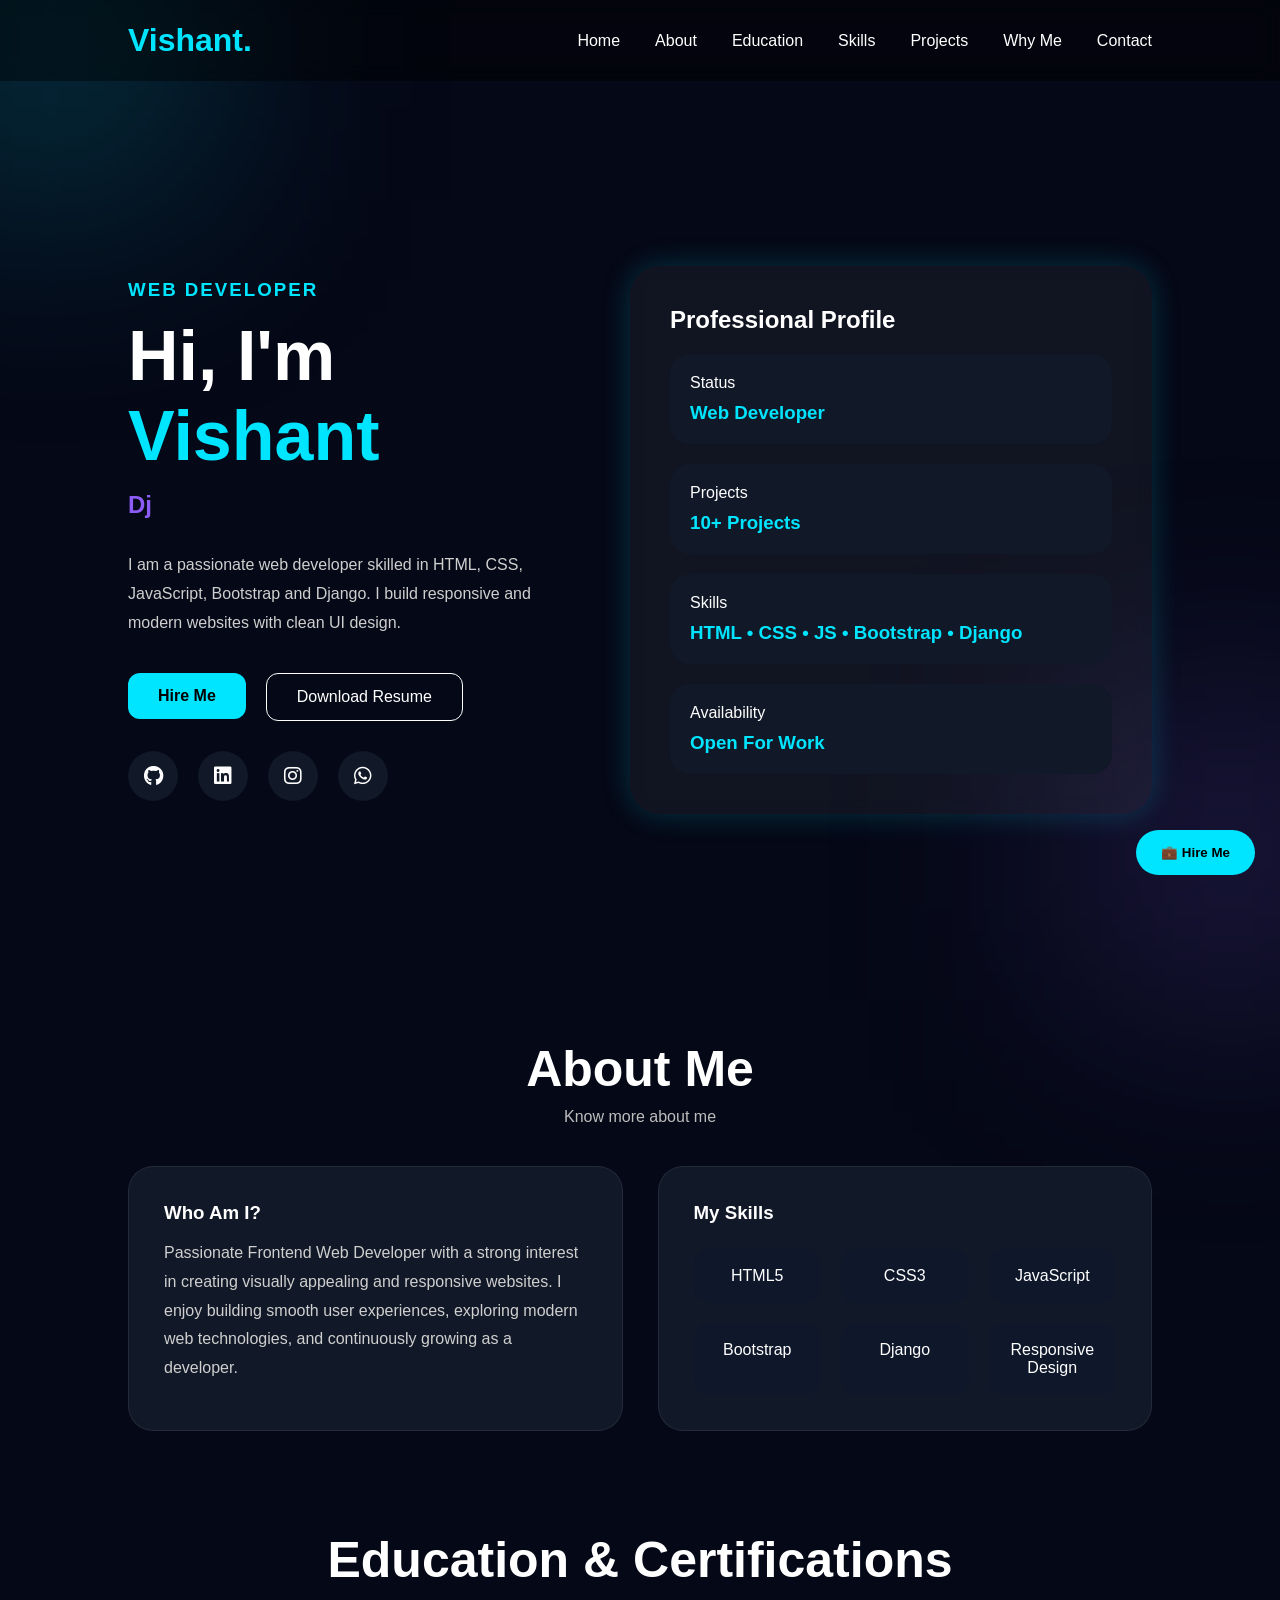
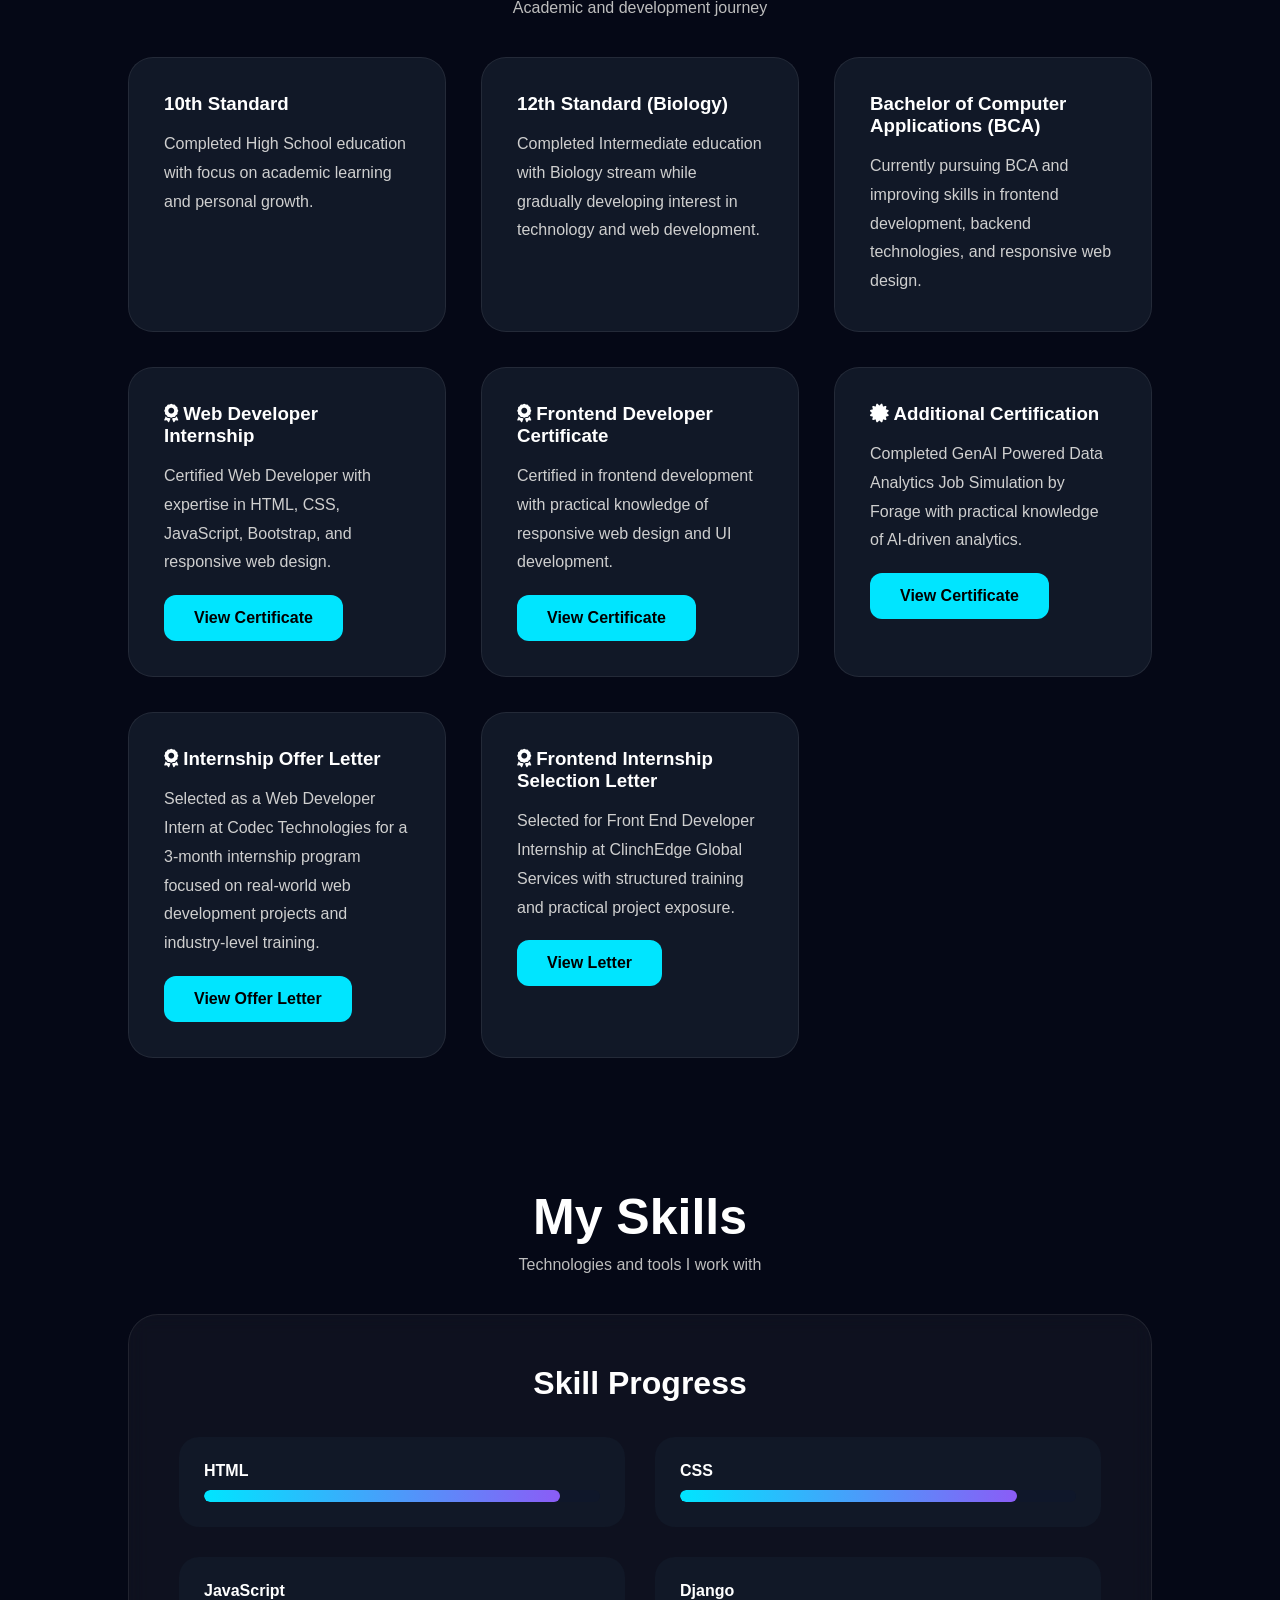
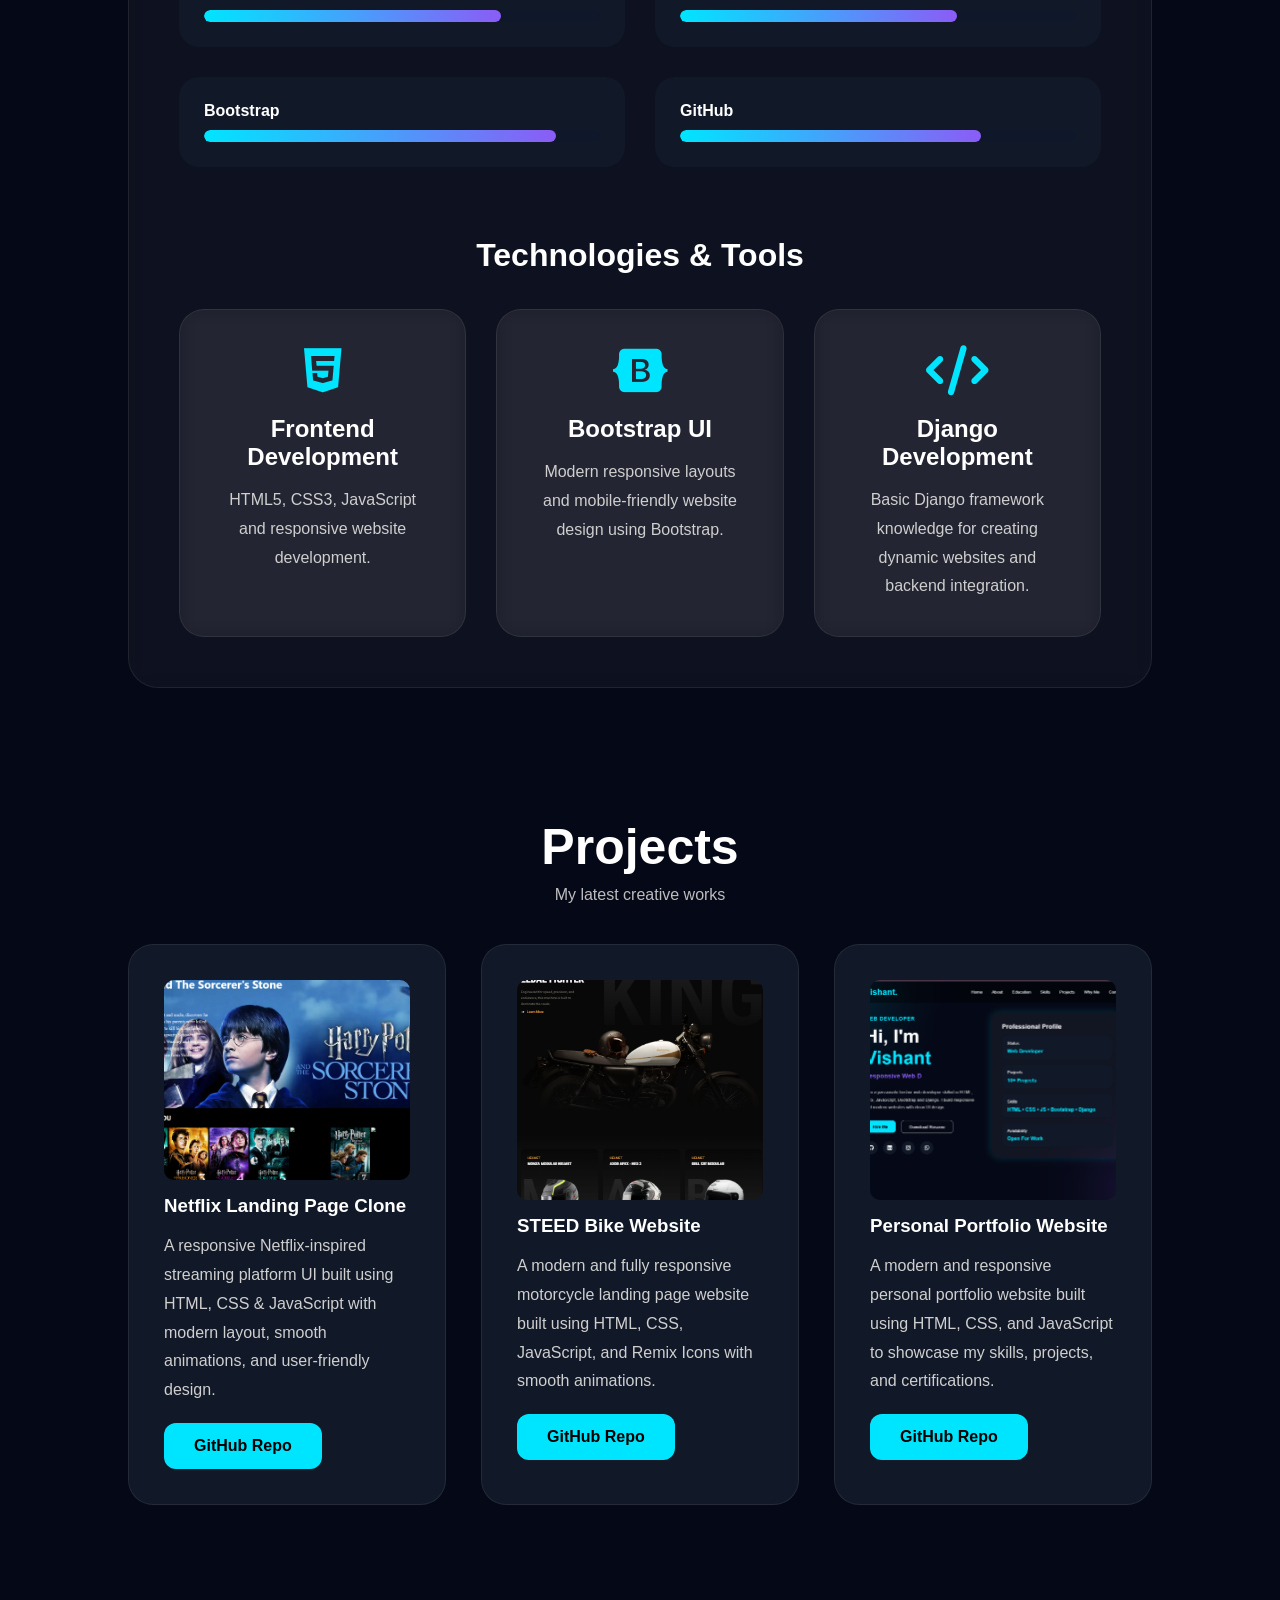
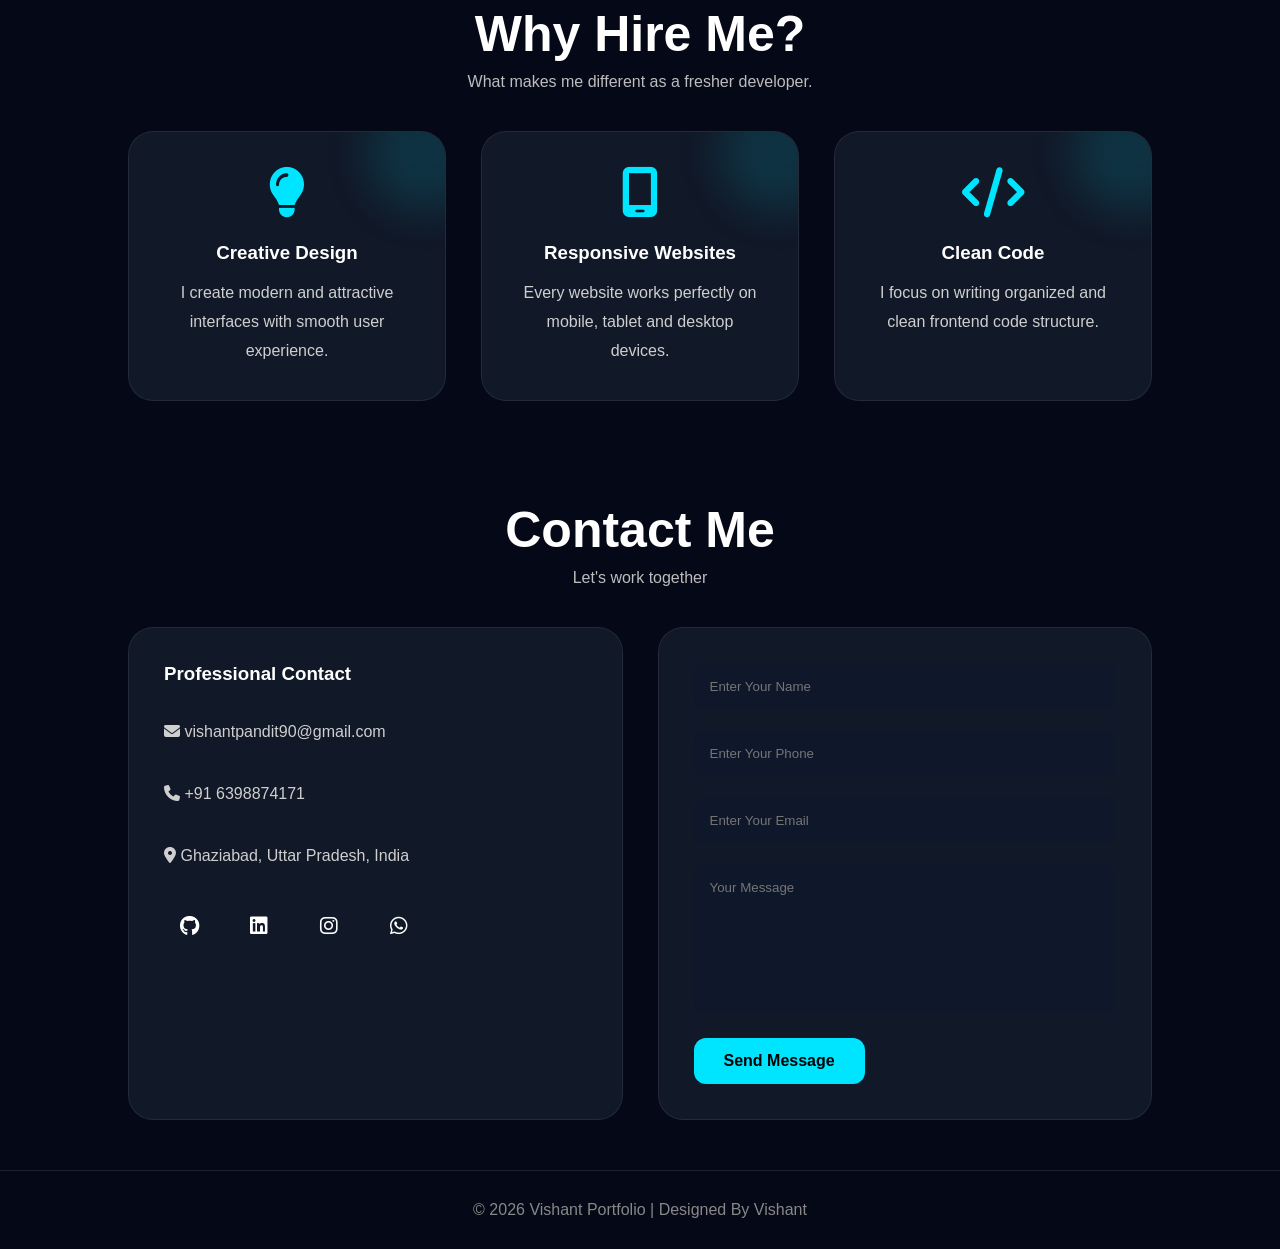
<file: PORTFOLIO/index.html>
<!DOCTYPE html>
<html lang="en">

<head>

    <meta charset="UTF-8">
    <meta name="viewport" content="width=device-width, initial-scale=1.0">

    <title>Vishant | Developer Portfolio</title>

    <link rel="stylesheet" href="index.css">

    <link rel="stylesheet" href="https://cdnjs.cloudflare.com/ajax/libs/font-awesome/6.5.1/css/all.min.css" />

</head>

<body>

    <!-- FLOATING BUTTON -->

    <div class="floating-hire">
        <a href="#contact">
            <button>💼 Hire Me</button>
        </a>
    </div>

    <!-- NAVBAR -->

    <nav>

        <div class="logo">Vishant.</div>

        <ul>

            <li><a href="#home">Home</a></li>
            <li><a href="#about">About</a></li>
            <li><a href="#education">Education</a></li>
            <li><a href="#skills">Skills</a></li>
            <li><a href="#projects">Projects</a></li>
            <li><a href="#whyme">Why Me</a></li>
            <li><a href="#contact">Contact</a></li>

        </ul>

    </nav>

    <!-- HERO -->

    <section class="hero" id="home">

        <div class="hero-text">

            <h3>WEB DEVELOPER</h3>

            <h1>Hi, I'm <span>Vishant</span></h1>

            <h2 id="typing"></h2>

            <p>
                I am a passionate web developer skilled in HTML,
                CSS, JavaScript, Bootstrap and Django.
                I build responsive and modern websites with clean UI design.
            </p>

            <div class="hero-buttons">

                <a href="#contact">
                    <button class="btn primary-btn">Hire Me</button>
                </a>

                <a href="./assets/pdf/Resume/Vishant_Final_Styled_Resume.pdf" download>
                    <button class="btn secondary-btn">Download Resume</button>
                </a>

            </div>

            <div class="hero-social">

                <a href="https://github.com/vishant-pandit-01" target="_blank">
                    <i class="fa-brands fa-github"></i>
                </a>

                <a href="https://linkedin.com/in/vishant-pandit01" target="_blank">
                    <i class="fa-brands fa-linkedin"></i>
                </a>

                <a href="https://instagram.com/vishant_pandit_01" target="_blank">
                    <i class="fa-brands fa-instagram"></i>
                </a>

                <a href="https://wa.me/916398874171" target="_blank ">
                    <i class="fa-brands fa-whatsapp"></i>
                </a>

            </div>

        </div>

        <div class="hero-card">

            <h2>Professional Profile</h2>

            <div class="card-box">
                <p>Status</p>
                <h3>Web Developer</h3>
            </div>

            <div class="card-box">
                <p>Projects</p>
                <h3>10+ Projects</h3>
            </div>

            <div class="card-box">
                <p>Skills</p>
                <h3>HTML • CSS • JS • Bootstrap • Django</h3>
            </div>

            <div class="card-box">
                <p>Availability</p>
                <h3>Open For Work</h3>
            </div>

        </div>

    </section>

    <!-- ABOUT -->

    <section id="about">

        <div class="title">

            <h2>About Me</h2>

            <p>Know more about me</p>

        </div>

        <div class="grid-container">

            <div class="box">

                <h3>Who Am I?</h3>

                <p>
                    Passionate Frontend Web Developer with a strong interest
                    in creating visually appealing and responsive websites.
                    I enjoy building smooth user experiences, exploring modern
                    web technologies, and continuously growing as a developer.
                </p>

            </div>

            <div class="box">

                <h3>My Skills</h3>

                <div class="skills-grid">

                    <div class="skill">HTML5</div>
                    <div class="skill">CSS3</div>
                    <div class="skill">JavaScript</div>
                    <div class="skill">Bootstrap</div>
                    <div class="skill">Django</div>
                    <div class="skill">Responsive Design</div>

                </div>

            </div>

        </div>

    </section>

    <!-- EDUCATION -->

    <section id="education">

        <div class="title">

            <h2>Education & Certifications</h2>

            <p>Academic and development journey</p>

        </div>

        <div class="grid-container">

            <div class="box">

                <h3>10th Standard</h3>

                <p>
                    Completed High School education with focus on
                    academic learning and personal growth.
                </p>

            </div>

            <div class="box">

                <h3>12th Standard (Biology)</h3>

                <p>
                    Completed Intermediate education with Biology stream
                    while gradually developing interest in technology
                    and web development.
                </p>

            </div>

            <div class="box">

                <h3>Bachelor of Computer Applications (BCA)</h3>

                <p>
                    Currently pursuing BCA and improving skills in
                    frontend development, backend technologies,
                    and responsive web design.
                </p>

            </div>

            <div class="box">

                <h3><i class="fa-solid fa-award"></i> Web Developer Internship</h3>

                <p>
                    Certified Web Developer with expertise in HTML,
                    CSS, JavaScript, Bootstrap, and responsive web design.
                </p>

                <br>

                <a href="./assets/pdf/Certificates/vishant Internship Certificate by codec technologies.pdf"
                    target="_blank ">

                    <button class="btn primary-btn">
                        View Certificate
                    </button>

                </a>

            </div>

            <div class="box">



                <h3><i class="fa-solid fa-award"></i> Frontend Developer Certificate</h3>

                <p>
                    Certified in frontend development with practical
                    knowledge of responsive web design and UI development.
                </p>

                <br>

                <a href="./assets/pdf/Certificates/ClinchEdge Global Services Certificate.pdf" target="_blank">

                    <button class="btn primary-btn">
                        View Certificate
                    </button>

                </a>

            </div>

            <div class="box">



                <h3><i class="fa-solid fa-certificate"></i> Additional Certification</h3>

                <p>
                    Completed GenAI Powered Data Analytics
                    Job Simulation by Forage with practical
                    knowledge of AI-driven analytics.
                </p>

                <br>

                <a href="./assets/pdf/Certificates/GenAi.pdf" target="_blank">

                    <button class="btn primary-btn">
                        View Certificate
                    </button>

                </a>

            </div>

            <div class="box">

                <h3><i class="fa-solid fa-award"></i> Internship Offer Letter</h3>

                <p>
                    Selected as a Web Developer Intern at Codec Technologies
                    for a 3-month internship program focused on real-world
                    web development projects and industry-level training.
                </p>

                <br>

                <a href="./assets/pdf/offer letter/web developer offer letter.pdf" target="_blank">

                    <button class="btn primary-btn">
                        View Offer Letter
                    </button>

                </a>

            </div>

            <div class="box">

                <h3><i class="fa-solid fa-award"></i> Frontend Internship Selection Letter</h3>

                <p>
                    Selected for Front End Developer Internship at
                    ClinchEdge Global Services with structured
                    training and practical project exposure.
                </p>

                <br>

                <a href="./assets/pdf/offer letter/ClinchEdge Global Services.pdf" target="_blank">

                    <button class="btn primary-btn">
                        View Letter
                    </button>

                </a>

            </div>

        </div>

    </section>

    <!-- SKILLS -->

    <section id="skills">

        <div class="title">

            <h2>My Skills</h2>

            <p>Technologies and tools I work with</p>

        </div>

        <div class="progress-section">

            <h3 class="skill-heading">
                Skill Progress
            </h3>

            <div class="progress-wrapper">

                <div class="skill-progress">

                    <p>HTML</p>

                    <div class="progress">
                        <span style="width:90%"></span>
                    </div>

                </div>

                <div class="skill-progress">

                    <p>CSS</p>

                    <div class="progress">
                        <span style="width:85%"></span>
                    </div>

                </div>

                <div class="skill-progress">

                    <p>JavaScript</p>

                    <div class="progress">
                        <span style="width:75%"></span>
                    </div>

                </div>

                <div class="skill-progress">

                    <p>Django</p>

                    <div class="progress">
                        <span style="width:70%"></span>
                    </div>

                </div>

                <div class="skill-progress">

                    <p>Bootstrap</p>

                    <div class="progress">
                        <span style="width:89%"></span>
                    </div>

                </div>

                <div class="skill-progress">

                    <p>GitHub</p>

                    <div class="progress">
                        <span style="width:76%"></span>
                    </div>

                </div>

            </div>

            <h3 class="skill-heading second-heading">
                Technologies & Tools
            </h3>

            <div class="skills-container">

                <div class="skill-box">

                    <i class="fa-brands fa-html5"></i>

                    <h3>Frontend Development</h3>

                    <p>
                        HTML5, CSS3, JavaScript and responsive website development.
                    </p>

                </div>

                <div class="skill-box">

                    <i class="fa-brands fa-bootstrap"></i>

                    <h3>Bootstrap UI</h3>

                    <p>
                        Modern responsive layouts and mobile-friendly website design using Bootstrap.
                    </p>

                </div>

                <div class="skill-box">

                    <i class="fa-solid fa-code"></i>

                    <h3>Django Development</h3>

                    <p>
                        Basic Django framework knowledge for creating dynamic websites and backend integration.
                    </p>

                </div>

            </div>

        </div>

    </section>

    <!-- PROJECTS -->

    <section id="projects">

        <div class="title">

            <h2>Projects</h2>

            <p>My latest creative works</p>

        </div>

        <div class="grid-container">

            <div class="project-card">

                <div class="project-image1"></div>

                <h3>Netflix Landing Page Clone</h3>

                <p>
                    A responsive Netflix-inspired streaming platform UI built using HTML, CSS & JavaScript with modern
                    layout, smooth animations, and user-friendly design.
                </p>

                <br>

                <a href="https://github.com/vishant-pandit-01/Netflix-Clone-UI" target="_blank ">
                    <button class="btn primary-btn">
                        GitHub Repo
                    </button>
                </a>

            </div>

            <div class="project-card">

                <div class="project-image2"></div>

                <h3>STEED Bike Website</h3>

                <p>
                    A modern and fully responsive motorcycle landing page website built using HTML, CSS, JavaScript, and
                    Remix Icons with smooth animations.
                </p>

                <br>

                <a href="https://github.com/vishant-pandit-01/steed-bike-website" target="_blank">
                    <button class="btn primary-btn">
                        GitHub Repo
                    </button>
                </a>

            </div>

            <div class="project-card">

                    <div class="project-image3"></div>

                    <h3>Personal Portfolio Website</h3>

                    <p>
                        A modern and responsive personal portfolio
                        website built using HTML, CSS, and JavaScript
                        to showcase my skills, projects, and certifications.
                    </p>

                    <br>

                    <a href="https://github.com/vishant-pandit-01/portfolio-website" target="_blank">

                        <button class="btn primary-btn">
                            GitHub Repo
                        </button>

                    </a>

                </div>

            </div>

    </section>

    <!-- WHY HIRE ME -->

    <section id="whyme">

        <div class="title">

            <h2>Why Hire Me?</h2>

            <p>What makes me different as a fresher developer.</p>

        </div>

        <div class="grid-container">

            <div class="box why-card">

                <i class="fa-solid fa-lightbulb"></i>

                <h3>Creative Design</h3>

                <p>
                    I create modern and attractive interfaces
                    with smooth user experience.
                </p>

            </div>

            <div class="box why-card">

                <i class="fa-solid fa-mobile-screen"></i>

                <h3>Responsive Websites</h3>

                <p>
                    Every website works perfectly on mobile,
                    tablet and desktop devices.
                </p>

            </div>

            <div class="box why-card">

                <i class="fa-solid fa-code"></i>

                <h3>Clean Code</h3>

                <p>
                    I focus on writing organized and clean frontend code structure.
                </p>

            </div>

        </div>

    </section>

    <!-- CONTACT -->

    <section id="contact">

        <div class="title">

            <h2>Contact Me</h2>

            <p>Let's work together</p>

        </div>

        <div class="grid-container">

            <div class="box">

                <h3>Professional Contact</h3>

                <br>

                <p>
                    <i class="fa-solid fa-envelope"></i>
                    vishantpandit90@gmail.com
                </p>

                <br>

                <p>
                    <i class="fa-solid fa-phone"></i>
                    +91 6398874171
                </p>

                <br>

                <p>
                    <i class="fa-solid fa-location-dot"></i>
                    Ghaziabad, Uttar Pradesh, India
                </p>

                <div class="hero-social">

                    <a href="https://github.com/vishant-pandit-01" target="_blank">
                        <i class="fa-brands fa-github"></i>
                    </a>

                    <a href="https://linkedin.com/in/vishant-pandit01" target="_blank">
                        <i class="fa-brands fa-linkedin"></i>
                    </a>

                    <a href="https://instagram.com/vishant_pandit_01" target="_blank">
                        <i class="fa-brands fa-instagram"></i>
                    </a>

                    <a href="https://wa.me/916398874171" target="_blank ">
                        <i class="fa-brands fa-whatsapp"></i>
                    </a>

                </div>

            </div>

            <div class="box">

                <form action="https://formspree.io/f/mredgyaa" method="POST">

                    <input type="text" name="name" placeholder="Enter Your Name" required>

                    <input type="phone" name="Phone" placeholder="Enter Your Phone" required>

                    <input type="email" name="email" placeholder="Enter Your Email" required>

                    <textarea name="message" placeholder="Your Message"></textarea>

                    <button type="submit" class="btn primary-btn">
                        Send Message
                    </button>

                </form>

            </div>

        </div>

    </section>

    <!-- FOOTER -->

    <footer>

        © 2026 Vishant Portfolio | Designed By Vishant

    </footer>

    <!-- JS -->

    <script>

        const text = [
            "Frontend Developer",
            "Django Developer",
            "Responsive Web Designer",
            "UI Designer"
        ];

        let count = 0;
        let index = 0;
        let currentText = '';
        let letter = '';

        (function type() {

            if (count === text.length) {
                count = 0;
            }

            currentText = text[count];

            letter = currentText.slice(0, ++index);

            document.getElementById('typing')
                .textContent = letter;

            if (letter.length === currentText.length) {
                count++;
                index = 0;
            }

            setTimeout(type, 120);

        })();

    </script>

</body>

</html>
</file>
<file: PORTFOLIO/index.css>
/* ===== GLOBAL ===== */

*{
margin:0;
padding:0;
box-sizing:border-box;
font-family:Arial, Helvetica, sans-serif;
scroll-behavior:smooth;
}

:root{
--primary:#00e5ff;
--secondary:#8b5cf6;
--dark:#050816;
--card:#111827;
--text:#cfcfcf;
}

body{
background:var(--dark);
color:white;
overflow-x:hidden;
padding-top:90px;
}

/* ===== GLOW EFFECT ===== */

body::before{
content:'';
position:fixed;
width:300px;
height:300px;
background:#00e5ff30;
filter:blur(120px);
top:-100px;
left:-100px;
z-index:-1;
}

body::after{
content:'';
position:fixed;
width:300px;
height:300px;
background:#8b5cf630;
filter:blur(120px);
bottom:-100px;
right:-100px;
z-index:-1;
}

/* ===== NAVBAR ===== */

nav{
position:fixed;
top:0;
width:100%;
padding:22px 10%;
display:flex;
justify-content:space-between;
align-items:center;
background:rgba(0,0,0,0.4);
backdrop-filter:blur(10px);
z-index:1000;
}

.logo{
font-size:32px;
font-weight:700;
color:var(--primary);
}

nav ul{
display:flex;
gap:35px;
list-style:none;
}

nav ul li a{
text-decoration:none;
color:white;
position:relative;
transition:all 0.3s ease;
}

nav ul li a::after{
content:'';
position:absolute;
left:0;
bottom:-6px;
width:0%;
height:2px;
background:var(--primary);
transition:0.4s;
}

nav ul li a:hover::after{
width:100%;
}

/* ===== SECTION ===== */

section{
padding:50px 10%;
}

/* ===== TITLE ===== */

.title{
text-align:center;
margin-bottom:40px;
}

.title h2{
font-size:50px;
margin-bottom:10px;
}

.title p{
color:#bdbdbd;
}

/* ===== HERO ===== */

.hero{
min-height:100vh;
display:flex;
justify-content:space-between;
align-items:center;
gap:60px;
flex-wrap:wrap;
}

.hero-text{
flex:1;
}

.hero-text h3{
color:var(--primary);
margin-bottom:15px;
letter-spacing:2px;
}

.hero-text h1{
font-size:70px;
margin-bottom:15px;
}

.hero-text span{
color:var(--primary);
}

#typing{
color:var(--secondary);
height:40px;
margin-bottom:20px;
}

.hero-text p{
line-height:1.8;
color:var(--text);
max-width:650px;
margin-bottom:35px;
}

.hero-buttons{
display:flex;
gap:20px;
flex-wrap:wrap;
}

/* ===== BUTTON ===== */

.btn{
padding:14px 30px;
border:none;
border-radius:12px;
cursor:pointer;
font-size:16px;
transition:all 0.3s ease;
text-decoration:none;
display:inline-block;
}

.primary-btn{
background:var(--primary);
color:black;
font-weight:bold;
}

.primary-btn:hover{
transform:translateY(-5px);
}

.secondary-btn{
background:transparent;
border:1px solid white;
color:white;
}

.secondary-btn:hover{
background:white;
color:black;
}

/* ===== SOCIAL ===== */

.hero-social{
display:flex;
gap:20px;
margin-top:30px;
flex-wrap:wrap;
}

.hero-social a{
width:50px;
height:50px;
background:var(--card);
display:flex;
justify-content:center;
align-items:center;
border-radius:50%;
text-decoration:none;
color:white;
font-size:20px;
transition:all 0.3s ease;
}

.hero-social a:hover{
background:var(--primary);
color:black;
transform:translateY(-5px);
}

/* ===== HERO CARD ===== */

.hero-card{
flex:1;
min-width:320px;
background:rgba(255,255,255,0.05);
padding:40px;
border-radius:30px;
backdrop-filter:blur(10px);
box-shadow:0 0 30px rgba(0,229,255,0.2);
animation:floatCard 4s infinite ease-in-out;
}

.card-box{
background:var(--card);
padding:20px;
border-radius:20px;
margin-top:20px;
}

.card-box h3{
margin-top:10px;
color:var(--primary);
}

/* ===== GRID ===== */

.grid-container{
display:grid;
grid-template-columns:repeat(auto-fit,minmax(300px,1fr));
gap:35px;
}

/* ===== BOX ===== */

.box,
.project-card{
background:var(--card);
padding:35px;
border-radius:25px;
border:1px solid rgba(255,255,255,0.08);
transition:all 0.3s ease;
}

.box:hover,
.project-card:hover{
transform:translateY(-10px);
border-color:var(--primary);
box-shadow:0 0 20px rgba(0,229,255,0.2);
}

.box p,
.project-card p{
line-height:1.8;
color:var(--text);
margin-top:15px;
}

/* ===== ABOUT SKILLS ===== */

.skills-grid{
display:grid;
grid-template-columns:repeat(auto-fit,minmax(120px,1fr));
gap:20px;
margin-top:25px;
}

.skill{
background:#0f172a;
padding:18px;
border-radius:15px;
text-align:center;
}

/* ===== SKILLS SECTION ===== */

#skills{
padding:80px 10%;
}

.progress-section{
background:rgba(255,255,255,0.04);
padding:50px;
border-radius:30px;
border:1px solid rgba(255,255,255,0.08);
backdrop-filter:blur(10px);
}

.skill-heading{
text-align:center;
font-size:32px;
margin-bottom:35px;
}

.second-heading{
margin-top:70px;
}

.progress-wrapper{
display:grid;
grid-template-columns:1fr 1fr;
gap:30px;
}

.skill-progress{
background:#111827;
padding:25px;
border-radius:20px;
transition:0.4s;
}

.skill-progress:hover{
transform:translateY(-8px);
border:1px solid #00e5ff;
}

.skill-progress p{
margin-bottom:10px;
font-weight:600;
}

.progress{
width:100%;
height:12px;
background:#0f172a;
border-radius:30px;
overflow:hidden;
margin-top:10px;
}

.progress span{
display:block;
height:100%;
background:linear-gradient(90deg,#00e5ff,#8b5cf6);
border-radius:30px;
animation:load 2s ease;
}

.skills-container{
display:grid;
grid-template-columns:repeat(auto-fit,minmax(280px,1fr));
gap:30px;
margin-top:20px;
}

.skill-box{
background:rgba(255,255,255,0.05);
padding:35px;
border-radius:25px;
border:1px solid rgba(255,255,255,0.08);
transition:0.4s;
backdrop-filter:blur(10px);
text-align:center;
}

.skill-box:hover{
transform:translateY(-10px);
border-color:#00e5ff;
box-shadow:0 0 20px rgba(0,229,255,0.2);
}

.skill-box i{
font-size:50px;
margin-bottom:20px;
color:#00e5ff;
}

.skill-box h3{
font-size:24px;
margin-bottom:15px;
}

.skill-box p{
line-height:1.8;
color:#cfcfcf;
}

/* ===== PROJECT ===== */

.project-image1{
    width: 100%;
    height: 200px;
    background-image: url(./assets/images/Screenshot\ 2026-05-17\ 135349.png);
    background-size: cover;
    background-position: center;
    border-radius: 10px;
    margin-bottom: 15PX;
}

.project-image2{
    width: 100%;
    height: 220px;
    background-image: url(./assets/images/repo2.png);
    background-size: cover;
    background-position: center;
    border-radius: 10px;
    margin-bottom: 15px;
}

.project-image3{
    width: 100%;
    height: 220px;
    background-image: url(./assets/images/repo3.png);
    background-size: cover;
    background-position: center;
    border-radius: 10px;
    margin-bottom: 15px;
}

/* ===== WHY ME ===== */

.why-card{
text-align:center;
position:relative;
overflow:hidden;
}

.why-card::before{
content:'';
position:absolute;
width:120px;
height:120px;
background:#00e5ff20;
border-radius:50%;
top:-40px;
right:-40px;
filter:blur(20px);
}

.why-card i{
font-size:50px;
color:var(--primary);
margin-bottom:25px;
}

/* ===== FORM ===== */

form input,
form textarea{
width:100%;
padding:16px;
margin-bottom:20px;
border:none;
border-radius:12px;
background:#0f172a;
color:white;
}

form textarea{
height:150px;
resize:none;
}

/* ===== FLOATING BUTTON ===== */

.floating-hire{
position:fixed;
right:25px;
bottom:25px;
z-index:999;
animation:float 3s infinite ease-in-out;
}

.floating-hire button{
padding:15px 25px;
border:none;
border-radius:50px;
background:var(--primary);
font-weight:bold;
cursor:pointer;
}

/* ===== FOOTER ===== */

footer{
text-align:center;
padding:30px;
color:#888;
border-top:1px solid rgba(255,255,255,0.1);
}

/* ===== ANIMATION ===== */

@keyframes float{
50%{
transform:translateY(-10px);
}
}

@keyframes floatCard{
50%{
transform:translateY(-12px);
}
}

@keyframes load{
from{
width:0;
}
}

/* ===== RESPONSIVE ===== */

@media(max-width:768px){

nav{
flex-direction:column;
gap:20px;
}

nav ul{
flex-wrap:wrap;
justify-content:center;
}

.hero{
padding-top:50px;
}

.hero-text h1{
font-size:45px;
}

.title h2{
font-size:38px;
}

.progress-wrapper{
grid-template-columns:1fr;
}

.skill-heading{
font-size:26px;
}

.progress-section{
padding:30px 20px;
}

}
</file>
